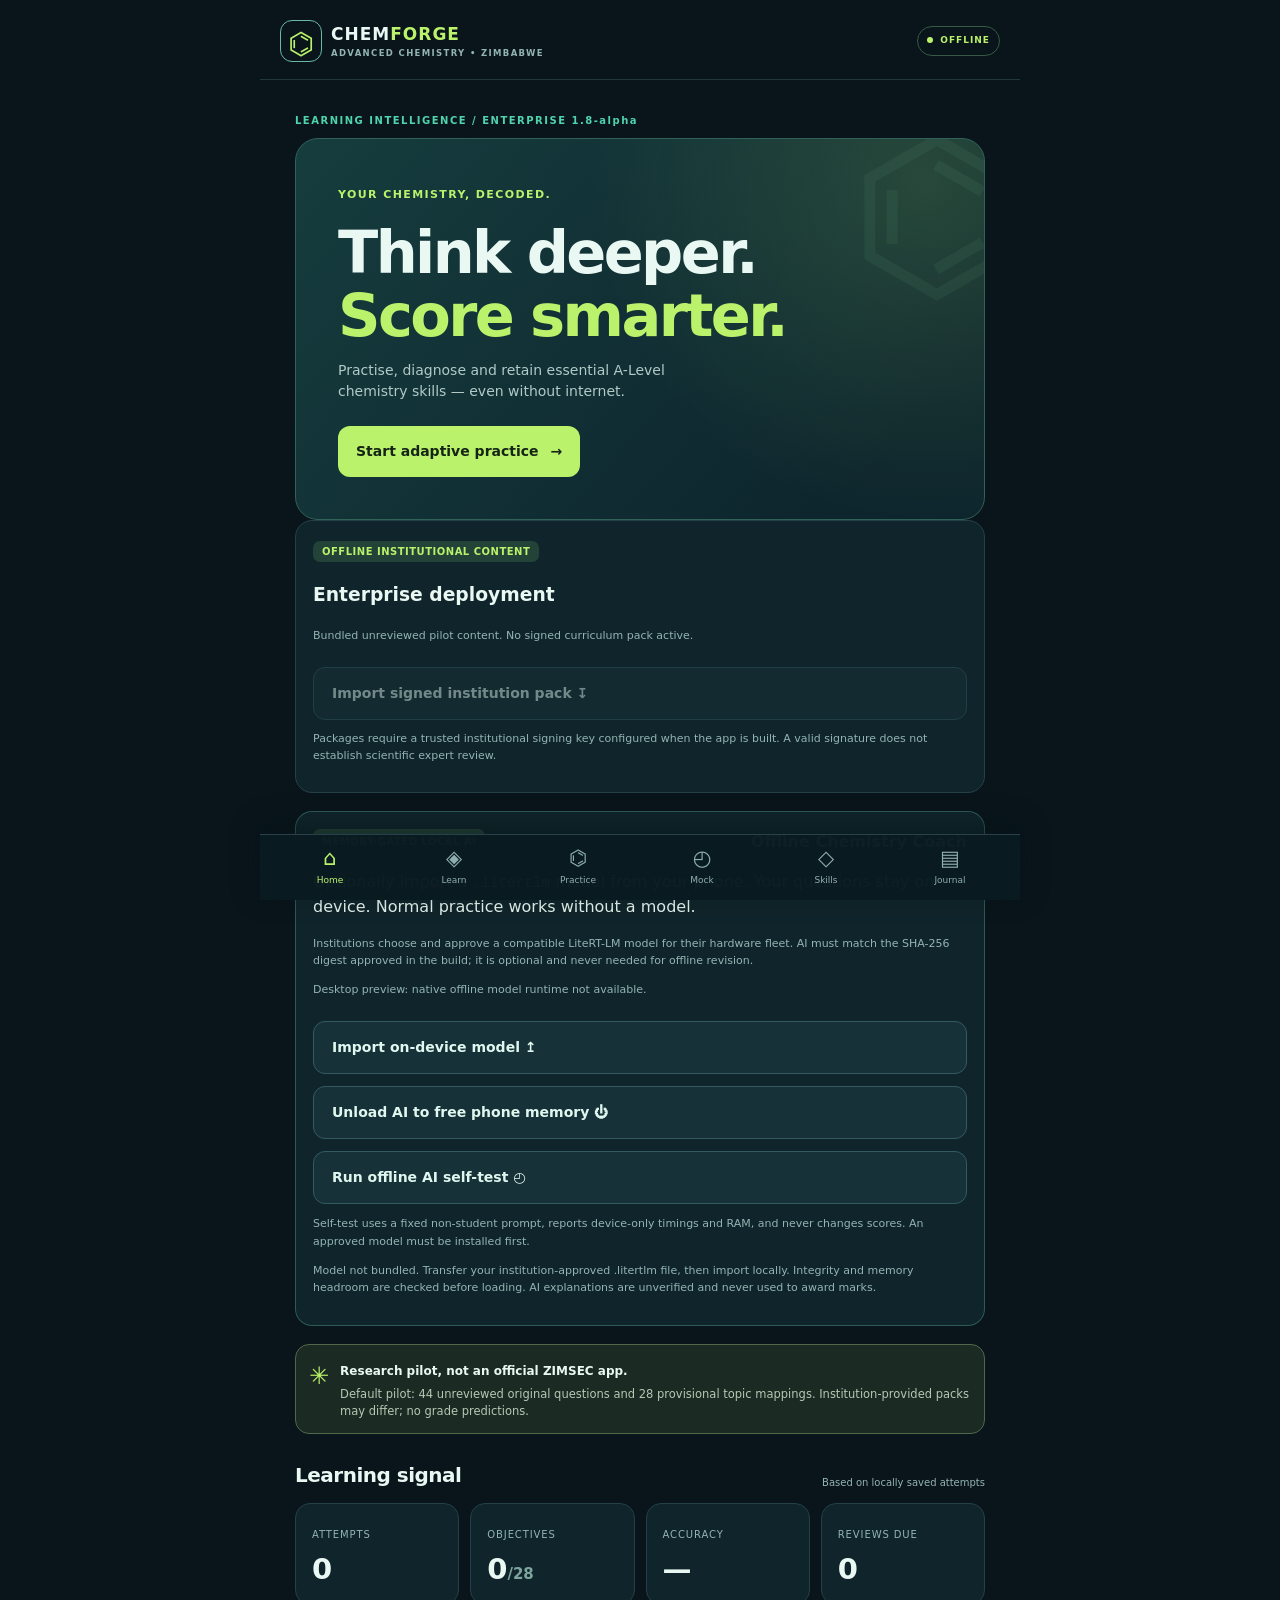
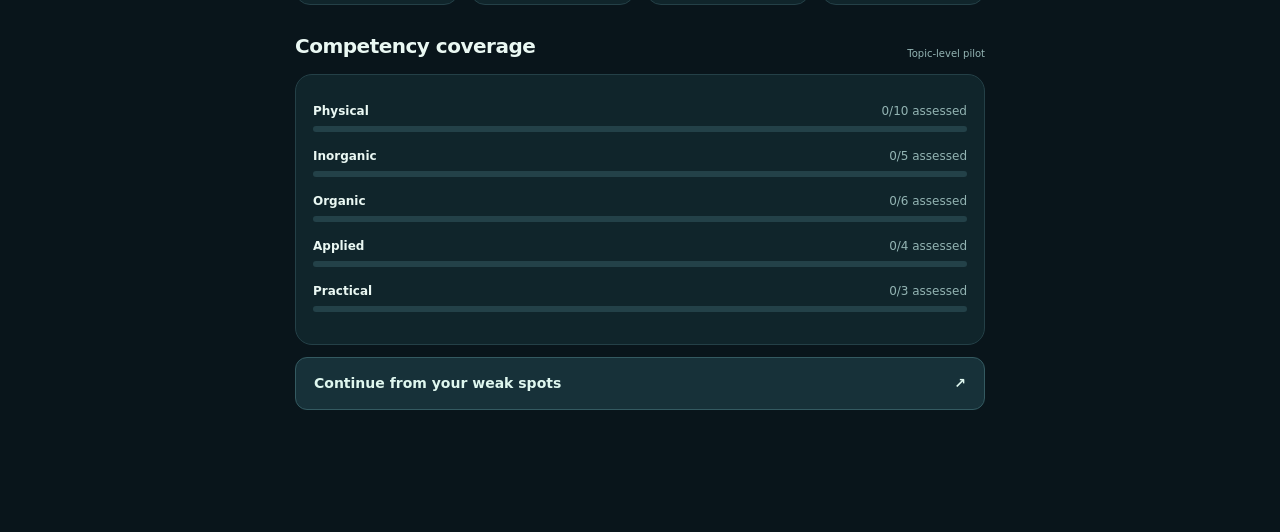
<file: app/src/main/assets/index.html>
<!doctype html>
<html lang="en">
<head>
<meta charset="utf-8" />
<meta name="viewport" content="width=device-width, initial-scale=1, maximum-scale=5, viewport-fit=cover" />
<meta name="theme-color" content="#09151b" />
<title>CHEMFORGE • Offline Chemistry</title>
<link rel="stylesheet" href="styles.css" />
<script defer src="data.js"></script>
<script defer src="enterprise_pack.js"></script>
<script defer src="enterprise_policy.js"></script>
<script defer src="engine.js"></script>
<script defer src="coach.js"></script>
<script defer src="model_diagnostics.js"></script>
<script defer src="lessons.js"></script>
<script defer src="mock.js"></script>
<script defer src="app.js"></script>
</head>
<body>
<div class="app">
  <header class="top"><div class="logo"><div class="symbol">⌬</div><div><b>CHEM<span>FORGE</span></b><small>ADVANCED CHEMISTRY • ZIMBABWE</small></div></div><div class="offline"><i></i> OFFLINE</div></header>
  <main id="main">
  <section id="screen-home" class="screen active">
    <div class="eyebrow">LEARNING INTELLIGENCE / ENTERPRISE 1.8-alpha</div>
    <div class="hero"><span class="hero-kicker">YOUR CHEMISTRY, DECODED.</span><h1>Think deeper.<br/><em>Score smarter.</em></h1><p>Practise, diagnose and retain essential A-Level chemistry skills — even without internet.</p><button id="start-study" class="button primary">Start adaptive practice <span>→</span></button></div>
    <div class="card" id="institution-card"><span class="badge">OFFLINE INSTITUTIONAL CONTENT</span><h3>Enterprise deployment</h3>
      <p id="institution-status" class="minor">Pilot content installed. No institutional curriculum pack active.</p>
      <button type="button" id="pack-import" class="button secondary full">Import signed institution pack ↧</button>
      <p class="minor">Packages require a trusted institutional signing key configured when the app is built. A valid signature does not establish scientific expert review.</p>
    </div>
    <div class="card model-card" id="model-card">
      <div class="model-head"><span class="badge">MEMORY-GATED LOCAL AI</span><b>Offline Chemistry Coach</b></div>
      <p>Optionally import a <code>.litertlm</code> model from your phone. Your questions stay on-device. Normal practice works without a model.</p>
      <p class="minor">Institutions choose and approve a compatible LiteRT-LM model for their hardware fleet. AI must match the SHA-256 digest approved in the build; it is optional and never needed for offline revision.</p>
      <p id="model-status" class="minor" aria-live="polite">Checking model availability…</p>
      <button type="button" id="model-import" class="button secondary full">Import on-device model ↥</button>
      <button type="button" id="model-unload" class="button secondary full">Unload AI to free phone memory ⏻</button>
      <button type="button" id="model-benchmark" class="button secondary full">Run offline AI self-test ◴</button>
      <pre class="model-diagnostics" id="model-diagnostics" role="status" aria-live="polite"></pre>
      <p class="minor">Self-test uses a fixed non-student prompt, reports device-only timings and RAM, and never changes scores. An approved model must be installed first.</p>
      <p class="minor">Model not bundled. Transfer your institution-approved .litertlm file, then import locally. Integrity and memory headroom are checked before loading. AI explanations are unverified and never used to award marks.</p>
    </div>
    <div class="notice"><span>✳</span><div><b>Research pilot, not an official ZIMSEC app.</b><p>Default pilot: 44 unreviewed original questions and 28 provisional topic mappings. Institution-provided packs may differ; no grade predictions.</p></div></div>
    <div class="sect-heading"><h2>Learning signal</h2><small>Based on locally saved attempts</small></div>
    <div class="stats"><div class="stat"><span>ATTEMPTS</span><b id="stat-attempts">0</b></div><div class="stat"><span>OBJECTIVES</span><b id="stat-assessed">0<small>/28</small></b></div><div class="stat"><span>ACCURACY</span><b id="stat-accuracy">—</b></div><div class="stat"><span>REVIEWS DUE</span><b id="stat-due">0</b></div></div>
    <div class="sect-heading"><h2>Competency coverage</h2><small>Topic-level pilot</small></div>
    <div class="card" id="domain-bars"></div>
    <button id="review-next" class="button secondary full">Continue from your weak spots <span>↗</span></button>
  </section>
  <section id="screen-learn" class="screen">
    <div class="eyebrow">02 / OFFLINE CONCEPT LIBRARY</div><h1 class="page-title">Learn <em>the why.</em></h1>
    <p class="lead">Original editorial micro-lessons for the unreviewed pilot. Institution-provided lessons override them when available. Not a replacement for an authenticated syllabus or expert-reviewed textbook.</p>
    <div class="filters"><label>DISCIPLINE<select id="learn-domain"><option value="All">All disciplines</option><option>Physical</option><option>Inorganic</option><option>Organic</option><option>Applied</option><option>Practical</option></select></label><div><span class="badge" id="lesson-count">0 lessons</span></div></div>
    <div id="lesson-list" aria-live="polite"></div>
  </section>
  <section id="screen-practice" class="screen">
    <div class="eyebrow">03 / ADAPTIVE ASSESSMENT</div><h1 class="page-title">Practice <em>lab.</em></h1><p class="lead">Every response becomes evidence. Core practice works without AI.</p>
    <div class="mode-control" id="modes"><button data-mode="diagnostic" class="active" type="button">Diagnose</button><button data-mode="practice" type="button">Practise</button><button data-mode="exam" type="button">Exam drill</button></div>
    <div class="filters"><label>DISCIPLINE<select id="filter-domain"><option value="All">All subjects</option><option>Physical</option><option>Inorganic</option><option>Organic</option><option>Applied</option><option>Practical</option></select></label><label>PAPER<select id="filter-paper"><option value="All">All papers</option><option value="P1">Paper 1</option><option value="P2">Paper 2</option><option value="P3">Paper 3</option><option value="P4">Paper 4</option></select></label></div>
    <article class="question card" id="question-area" aria-live="polite"></article>
    <section id="feedback" class="card feedback hidden" aria-live="polite"></section>
    <section class="card coach-panel hidden" id="coach-panel" aria-label="Optional offline AI explanation">
      <span class="badge">OPTIONAL • ON-DEVICE AI</span>
      <h3>Ask the Chemistry Coach</h3>
      <p class="minor">Only available after your independent submission. The model offers unverified explanations, not examination marks.</p>
      <textarea id="coach-request" class="input-answer" maxlength="600" placeholder="Explain why my answer was wrong, step by step…"></textarea>
      <button type="button" id="coach-ask" class="button secondary full">Generate an offline explanation →</button>
      <div class="coach-output" id="coach-output" role="status" aria-live="polite"></div>
    </section>
    <button id="next-question" class="button secondary full">Next question <span>→</span></button>
  </section>
  <section id="screen-mock" class="screen">
    <div class="eyebrow">04 / TIMED OFFLINE PRACTICE</div><h1 class="page-title">Mock <em>studio.</em></h1>
    <p class="lead">Original, unreviewed sample questions. This is a timed study drill, not an official ZIMSEC examination or a secure school assessment.</p>
    <div class="card" id="mock-setup">
      <div class="filters"><label>QUESTION TYPE<select id="mock-paper"><option value="P1">Paper 1</option><option value="P2">Paper 2</option><option value="P3">Paper 3</option><option value="P4">Paper 4</option></select></label><label>TIME LIMIT<select id="mock-minutes"><option value="5">5 minutes</option><option value="10" selected>10 minutes</option><option value="15">15 minutes</option><option value="30">30 minutes</option></select></label></div>
      <p class="minor">Up to five questions selected from the installed content. No hints or answers are shown until you finish. Written responses require separate review and are not automatically marked.</p>
      <button id="mock-start" type="button" class="button primary full">Start timed drill →</button>
    </div>
    <div id="mock-running" class="hidden"><div class="mock-progress"><span id="mock-count"></span><span id="mock-timer" role="timer">10:00</span></div><article id="mock-question" class="card question"></article><button id="mock-next" type="button" class="button primary full">Save answer & next →</button><button id="mock-finish" type="button" class="button secondary full">Finish and review answers</button></div>
    <section id="mock-results" class="hidden" aria-live="polite"></section>
  </section>
  <section id="screen-map" class="screen"><div class="eyebrow">05 / CURRICULUM INTELLIGENCE</div><h1 class="page-title">Skill <em>map.</em></h1><p class="lead">Pilot topic-level competencies with prerequisite links. M0–M4 are unvalidated heuristic classifications.</p><div class="map-legend">◌ Unassessed &nbsp; · &nbsp; ● Developing &nbsp; · &nbsp; ✦ Stronger evidence</div><div id="skill-list"></div></section>
  <section id="screen-journal" class="screen"><div class="eyebrow">06 / YOUR EVIDENCE</div><h1 class="page-title">Learning <em>ledger.</em></h1><p class="lead">Your practice record is saved on this device, not uploaded to a server.</p>
    <div class="card storage-card"><h3>My data</h3><p>Your attempts remain encrypted on this device. Offline builds never access the network. Managed connected builds allow one-time, consent-based uploads marked unverified.</p><button id="export" class="button primary full">Export JSON backup ↥</button><button id="sync-now" class="button secondary full" hidden type="button">Send unverified history to my institution ↥</button><button id="import" class="button secondary full">Import JSON backup ↧</button><button id="clear-history" class="button destructive full">Clear local history</button><p id="storage-message" class="minor"></p></div>
    <div class="sect-heading"><h2>Recent attempts</h2><small id="journal-count">0 records</small></div><div class="card" id="history-list"></div>
    <div class="integrity"><b>Scientific and assessment limits</b><p>The bundled pilot contains original unreviewed questions, not officially authenticated ZIMSEC materials. Institutional packs require independent scientific review. Multiple choice and numeric answers are machine-marked. Written work is self-reviewed and counted as weaker evidence. Review dates are heuristic estimates.</p><p>Offline answers reside inside the APK. This is not a secure high-stakes examination system and does not include the desktop research-review workbench or local Ollama service.</p></div>
  </section>
  </main>
  <nav class="bottom-nav" aria-label="Main navigation"><button data-screen="home" class="active"><span>⌂</span>Home</button><button data-screen="learn"><span>◈</span>Learn</button><button data-screen="practice"><span>⌬</span>Practice</button><button data-screen="mock"><span>◴</span>Mock</button><button data-screen="map"><span>◇</span>Skills</button><button data-screen="journal"><span>▤</span>Journal</button></nav>
</div>
</body>
</html>
</file>
<file: app/src/main/assets/styles.css>
:root{color-scheme:dark;--bg:#09151b;--bg2:#0d1e24;--panel:#10252b;--line:#244047;--text:#eaf8f3;--muted:#93b4b3;--lime:#baf26b;--mint:#50d4ae;--danger:#fa8d86;font:16px/1.5 system-ui,-apple-system,Roboto,'Segoe UI',sans-serif}
*{box-sizing:border-box}html,body{margin:0;min-height:100%;background:var(--bg);color:var(--text)}button,input,select,textarea{font:inherit}button{cursor:pointer}button:disabled{opacity:.48;cursor:default}.app{max-width:760px;margin:auto;min-height:100dvh;padding-bottom:calc(89px + env(safe-area-inset-bottom))}.top{display:flex;align-items:center;justify-content:space-between;gap:8px;padding:20px 20px 17px;border-bottom:1px solid #21383b}.logo{display:flex;align-items:center;gap:9px}.symbol{border:1px solid #6ab9a2;border-radius:12px;color:var(--lime);width:42px;height:42px;display:grid;place-items:center;font-size:30px}.logo b{font-size:17px;letter-spacing:1px}.logo b span{color:var(--lime)}.logo small{display:block;letter-spacing:1.35px;font-weight:650;font-size:8.5px;color:var(--muted)}.offline{color:var(--lime);border:1px solid #375945;border-radius:24px;font-size:9px;letter-spacing:1px;padding:7px 9px;font-weight:800;white-space:nowrap}.offline i{display:inline-block;width:6px;height:6px;background:var(--lime);border-radius:50%;margin-right:3px}.screen{display:none;padding:27px 20px 25px}.screen.active{display:block}.eyebrow{color:var(--mint);letter-spacing:1.5px;font-size:10px;font-weight:750;margin-bottom:10px}.hero{border-radius:23px;padding:30px 23px 25px;background:radial-gradient(circle at 92% 12%,rgba(177,242,112,.15),transparent 47%),linear-gradient(132deg,#163d3e,#0d252d 85%);border:1px solid #31625a;position:relative;overflow:hidden}.hero:after{content:'⌬';position:absolute;font-size:200px;right:-40px;top:-75px;color:rgba(150,242,185,.06);pointer-events:none}.hero-kicker{color:var(--lime);font-size:11px;letter-spacing:1.4px;font-weight:800}.hero h1{font-size:clamp(38px,8.7vw,59px);line-height:1.06;margin:17px 0 13px;font-weight:850;letter-spacing:-2.6px}.hero h1 em,.page-title em{font-style:normal;color:var(--lime)}.hero p{max-width:360px;color:#b1cac7;margin:0 0 24px;font-size:14px}.button{border:0;border-radius:12px;display:inline-flex;gap:12px;justify-content:space-between;align-items:center;padding:15px 18px;font-weight:750;min-height:50px;font-size:14px}.button.primary{background:var(--lime);color:#162416}.button.secondary{background:#173139;color:#dff7ef;border:1px solid #345a61}.button.destructive{background:#372329;color:#ffb7b3;border:1px solid #75404a}.button.full{width:100%;margin-top:12px}.notice{border:1px solid #526749;background:#1b2b23;border-radius:14px;padding:13px;display:flex;gap:11px;margin-top:18px}.notice>span{color:var(--lime);font-size:24px}.notice b{font-size:12px}.notice p{font-size:11.5px;color:#b6c8b4;margin:4px 0 0}.sect-heading{margin:26px 0 13px;display:flex;align-items:end;justify-content:space-between;gap:10px}.sect-heading h2{margin:0;font-size:20px;letter-spacing:-.5px}.sect-heading small{color:var(--muted);font-size:10px;text-align:right}.stats{display:grid;grid-template-columns:repeat(2,minmax(0,1fr));gap:11px}.stat{background:var(--panel);border:1px solid var(--line);border-radius:15px;padding:17px 16px}.stat span{font-size:10px;color:var(--muted);letter-spacing:.9px}.stat>b{display:block;margin-top:7px;font-size:29px;line-height:1.2}.stat b small{font-size:15px;color:#7da59d}.card{background:var(--panel);border:1px solid var(--line);border-radius:17px;padding:17px}.domain-row{margin:10px 0 15px}.domain-label{display:flex;justify-content:space-between;font-size:12px;margin-bottom:6px}.domain-label span{color:var(--muted)}.bar{height:6px;background:#234148;border-radius:8px;overflow:hidden}.bar>div{height:100%;background:linear-gradient(90deg,var(--mint),var(--lime));border-radius:8px}.page-title{font-size:42px;letter-spacing:-1.5px;line-height:1.1;margin:0}.lead{color:var(--muted);font-size:13px;margin:11px 0 23px}.mode-control{display:flex;gap:4px;background:#0f272d;border:1px solid var(--line);border-radius:13px;padding:5px}.mode-control button{background:transparent;border:0;color:var(--muted);border-radius:9px;padding:10px 5px;font-size:12px;flex:1;font-weight:750}.mode-control button.active{background:#2c554a;color:var(--lime)}.filters{display:grid;grid-template-columns:1fr 1fr;gap:10px;margin:16px 0}.filters label{color:var(--muted);font-weight:750;font-size:10px;letter-spacing:1px}.filters select{display:block;margin-top:6px;width:100%;border:1px solid #31505a;background:#0e2028;color:var(--text);border-radius:10px;padding:12px 7px;font-size:13px}.question{margin-top:15px}.question-top{display:flex;justify-content:space-between;flex-wrap:wrap;gap:9px;margin-bottom:14px}.badge{border-radius:7px;background:#234238;color:var(--lime);font-size:10px;font-weight:800;padding:5px 9px;letter-spacing:.5px}.meta{font-size:11px;color:var(--muted)}.question h2{font-size:19px;line-height:1.45;margin:0 0 17px;letter-spacing:-.3px}.choice{display:flex;gap:14px;align-items:flex-start;width:100%;background:#102a30;border:1px solid #31525b;color:var(--text);text-align:left;border-radius:12px;padding:14px;margin:9px 0;font-size:13px}.choice strong{width:25px;height:25px;min-width:25px;border-radius:7px;background:#254149;display:grid;place-items:center;color:var(--lime)}.choice.selected{border-color:var(--lime);background:#22433c}.input-answer{width:100%;background:#091b21;border:1px solid #3c646a;border-radius:11px;padding:14px;color:var(--text);font-size:14px;resize:vertical;min-height:48px}.input-answer:focus{outline:2px solid var(--mint)}textarea.input-answer{min-height:144px}.q-tools{display:flex;gap:8px;align-items:center;flex-wrap:wrap;margin-top:12px}.hint-button{background:none;border:none;color:var(--mint);font-size:13px;padding:8px}.hint-text{font-size:12px;color:var(--muted);padding:10px 0}.feedback{margin-top:13px}.feedback h3{margin:0;font-size:16px}.feedback p{color:#c1d9d3;font-size:13px}.feedback.correct{border-color:#568760}.feedback.incorrect{border-color:#a76a64}.rubric{padding-left:20px;color:#c1d9d3;font-size:12px}.rubric li{margin:8px 0}.review-buttons{display:flex;flex-wrap:wrap;gap:8px}.review-buttons button{background:#18343c;color:var(--text);border:1px solid #44616a;border-radius:9px;padding:9px 13px}.review-buttons button:focus{background:var(--lime);color:var(--bg)}.map-legend{color:var(--muted);font-size:11px;margin:10px 0 20px}.objective{display:flex;justify-content:space-between;gap:12px;padding:13px;border-bottom:1px solid #1e393f}.objective:last-child{border-bottom:0}.objective strong{display:block;font-size:13px}.objective small{color:var(--muted);font-size:11px}.level{border-radius:8px;padding:5px 9px;align-self:center;font-weight:850;font-size:11px;white-space:nowrap}.lv-M0{background:#253a40;color:#94b5b4}.lv-M1{background:#4d2c30;color:#ff9999}.lv-M2{background:#51442b;color:#ffe299}.lv-M3,.lv-M4{background:#2a4c3b;color:var(--lime)}.domain-heading{color:var(--lime);font-size:13px;letter-spacing:1px;margin:25px 0 8px}.storage-card h3{margin:0}.storage-card p,.integrity p{color:var(--muted);font-size:12px}.storage-card button{justify-content:center}.minor{font-size:11px;color:var(--muted)}.history-row{display:flex;gap:13px;justify-content:space-between;padding:13px 0;border-bottom:1px solid #254148}.history-row:last-child{border:0}.history-row strong{font-size:12px}.history-row small{display:block;color:var(--muted);font-size:10px;margin-top:2px}.history-row b{color:var(--lime);font-size:13px}.integrity{margin-top:18px;border:1px solid #435549;background:#172721;padding:16px;border-radius:15px}.integrity b{font-size:13px}.integrity p{line-height:1.6}.hidden{display:none!important}.bottom-nav{position:fixed;z-index:10;bottom:0;left:0;right:0;display:flex;justify-content:center;background:rgba(10,27,33,.98);border-top:1px solid #2b4149;padding:7px max(8px,env(safe-area-inset-left)) calc(9px + env(safe-area-inset-bottom)) max(8px,env(safe-area-inset-right));box-shadow:0 -8px 30px #04111477;max-width:760px;margin:auto}.bottom-nav button{display:flex;flex:1;flex-direction:column;align-items:center;gap:2px;background:transparent;border:0;color:#8eadae;font-size:10px;padding:4px 2px 3px}.bottom-nav button span{font-size:25px;line-height:1.2}.bottom-nav button.active{color:var(--lime)}@media(min-width:720px){.screen{padding:33px 35px}.hero{padding:42px}.stats{grid-template-columns:repeat(4,1fr)}}

/* Local AI controls */
.model-card{margin:18px 0;border:1px solid rgba(98,194,172,.34)}
.model-head{display:flex;justify-content:space-between;align-items:center;gap:10px;flex-wrap:wrap}
.model-card code{font-family:ui-monospace,monospace;font-size:.9em}
.model-card .minor{line-height:1.6}
.coach-panel{margin:16px 0}
.coach-panel h3{margin:11px 0 4px}
.coach-panel textarea{min-height:100px;box-sizing:border-box;width:100%}
.coach-output{white-space:pre-wrap;overflow-wrap:anywhere;margin-top:15px;font-size:14px;line-height:1.7}
.coach-output:empty{display:none}

.model-diagnostics{white-space:pre-wrap;overflow-wrap:anywhere;font:12px/1.6 ui-monospace,monospace;color:var(--mint);background:#071b20;border-radius:10px;padding:12px;margin-top:14px}
.model-diagnostics:empty{display:none}
/* Offline concept library */
.micro-lesson{margin:14px 0}.micro-lesson h2{font-size:19px;margin:15px 0 7px}.micro-lesson h3{font-size:12px;color:var(--lime);margin:16px 0 2px}.micro-lesson p{font-size:13px;color:#d0e9e3;margin:3px 0}.micro-lesson small{font-size:10px;color:var(--muted)}
.bottom-nav button{min-width:0;font-size:9px}.bottom-nav button span{font-size:22px}

/* Study-only mock examination interface */
.mock-progress{display:flex;justify-content:space-between;align-items:center;color:var(--muted);font-size:13px;margin:20px 0 10px}.mock-progress [role=timer]{font-weight:800;color:var(--lime);font-variant-numeric:tabular-nums;font-size:19px}.mock-feedback{margin-top:12px}.mock-feedback p{font-size:12px;color:var(--muted)}.mock-feedback h3{font-size:14px;margin:0}.mock-choice{display:flex;gap:9px;align-items:center;padding:12px;margin:8px 0;border:1px solid #355a61;border-radius:10px}.mock-choice input{accent-color:var(--lime)}.mock-choice span{font-size:13px}.mock-unreviewed{font-size:11px;color:var(--muted)}.bottom-nav button{font-size:9px;padding:4px 1px}.bottom-nav button span{font-size:21px}

[hidden] { display: none !important; }
</file>
